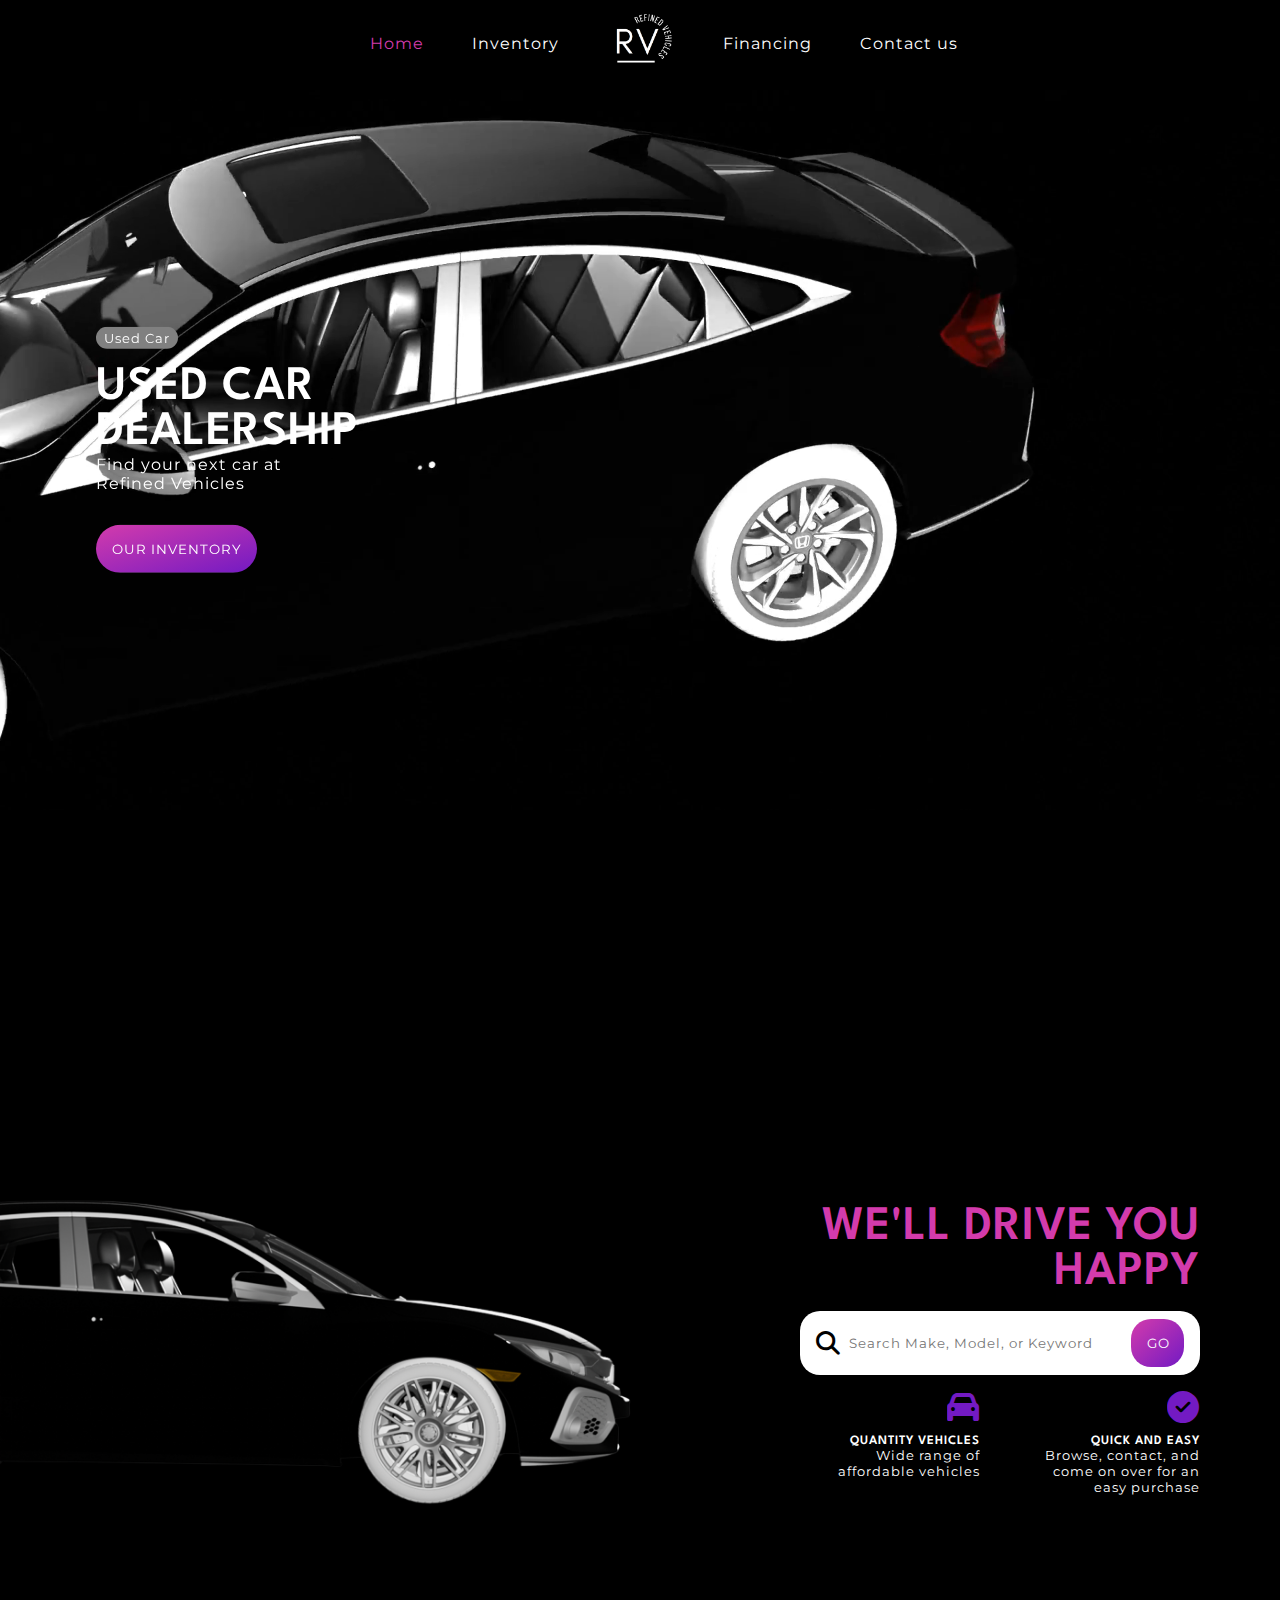
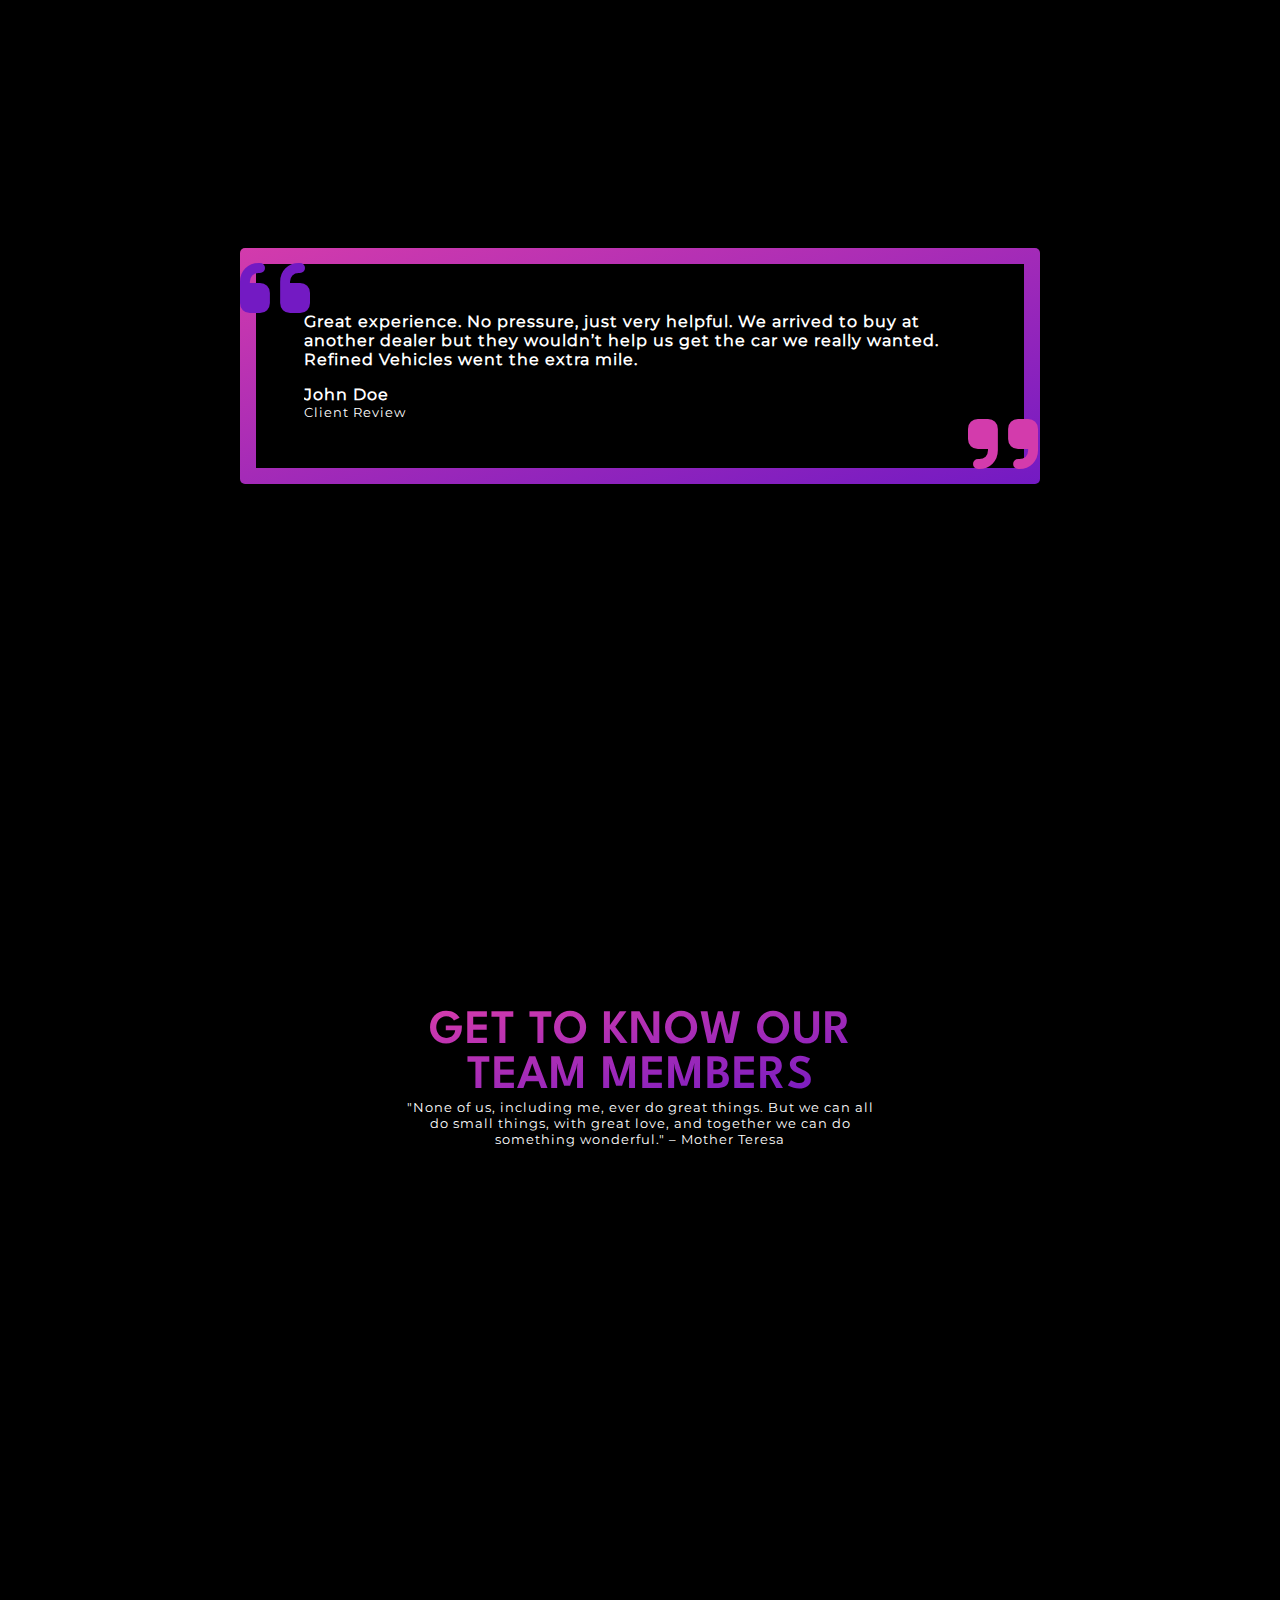
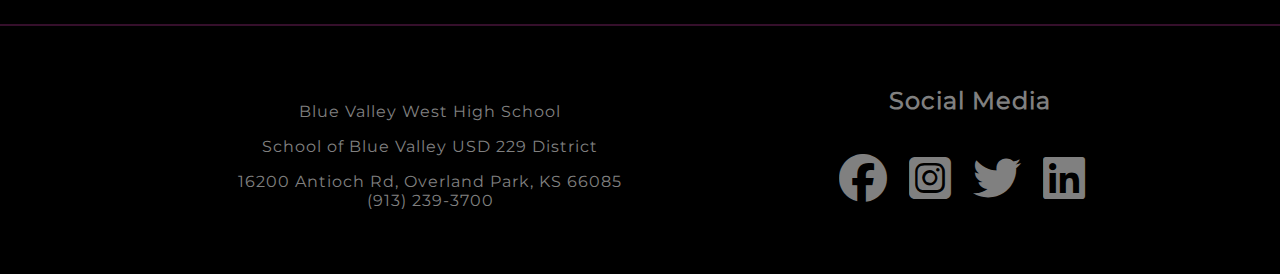
<file: Home-O/index.html>
<!DOCTYPE html>
<html lang="en">
  <head>
    <meta charset="UTF-8">
    <meta http-equiv="X-UA-Compatible" content="IE=edge">
    <meta name="viewport" content="width=device-width, initial-scale=1.0">
    <title>Refined Vehicles - Home</title>

    <!--JQUERY-->
    <script src="https://ajax.googleapis.com/ajax/libs/jquery/3.6.1/jquery.min.js"></script>

    <!--STYLESHEET-->
    <link rel="stylesheet" href="style.css"> 

    <!--FONT AWSOME-->
    <link rel="stylesheet" href="https://cdnjs.cloudflare.com/ajax/libs/font-awesome/6.2.1/css/all.min.css"  />

    <!--GOOGLE FONT-->
    <link rel="preconnect" href="https://fonts.googleapis.com">
    <link rel="preconnect" href="https://fonts.gstatic.com" crossorigin>
    <link href="https://fonts.googleapis.com/css2?family=Montserrat&family=Playball&display=swap" rel="stylesheet">

    <link rel="shortcut icon" type="image/png" href="../Picture/favicon.png">
  </head>

  <body onscroll="appearAnimation()">
      <!--CONTACT US-->
      <div id="opacity" onclick="popDown()"></div>
      <div id="contact">
        <iframe src="https://my.atlistmaps.com/map/67694fa9-c90d-46fe-a8b4-3713bd9116fc?share=true" allow="geolocation 'self' https://my.atlistmaps.com" width="100%" height="700px" frameborder="0" scrolling="no" allowfullscreen></iframe>
        <form action="">
          <p>FEEDBACK FORM</p>
          <h1>Contact Us</h1>
          <div id="input">
            <input type="text" placeholder="Name">
            <input type="text" name="" id="" placeholder="E-mail">
            <input type="text" name="" id="" placeholder="Phone">
            <input type="text" name="" id="" placeholder="Message">
          </div>
          <button id="send">SEND MESSAGE</button>
        </form>
        <i onclick="popDown()" class="fa-solid fa-xmark"></i>
        <div class="footer2">
          <div id="address">
            <ul id="text">
              <li>Blue Valley West High School</li>
              <li>School of Blue Valley USD 229 District</li>
              <li>16200 Antioch Rd, Overland Park, KS 66085 <br> (913) 239-3700</li>
            </ul>
          </div>
      </div>
      </div>
      

    <!--HEADER-->
    <div id="header-mobile">
      <div id="top">
       <a href="../Home/index.html">
        <img alt="logo" src="../Picture/logo.png"/>
       </a>
       <i class="fas fa-bars" id="before" onclick="dropDown()">
       </i>
       <i class="fas fa-circle-notch" id="after" onclick="goUp()">
       </i>
      </div>
      <div id="container">
       <div id="bottom">
         <a href="../Home/index.html">
          Home
          </a>
        <a href="../Inventory/index.html">
         Inventory
        </a>
        <a href="../Financing/financing.html">
         Financing
        </a>
        <a onclick="popUp()">
         Contact Us
        </a>
       </div>
      </div>
     </div>
    <div id="header-laptop">
      <div id="top">
              <a href="../Home/index.html" class="active">Home</a>
              <a href="../Inventory/index.html">Inventory</a>
              <!--<a href="../Sales/tradeins.html" >Sell/Trades</a>-->
              <a href="../Home/index.html"><img src="../Home/images/favicon.png" alt="logo"></a>
              <a href="../Financing/financing.html">Financing</a>
              <a onclick="popUp()">Contact us</a>
      </div>
    </div>

    <!-- Calendly badge widget begin -->
    <link href="https://assets.calendly.com/assets/external/widget.css" rel="stylesheet">
    <script src="https://assets.calendly.com/assets/external/widget.js" type="text/javascript" async></script>
    <script type="text/javascript">window.onload = function() { Calendly.initBadgeWidget({ url: 'https://calendly.com/nguyenmaithaodan1004/30min', text: 'Online Appointment', color: '#731AC3', textColor: '#ffffff', branding: true, position: "absolute", top: "0", left:"0"}); }</script>
    <!-- Calendly badge widget end -->

    <div id="first">
      <video id="car_animation" src="../Picture/Home/car_animation.mp4" autoplay muted></video>
      <img id="top_car" src="../Picture/Home/top_car.png" alt="">
      <div id="intro">
        <p id="used">Used Car</p>
        <h1>USED CAR DEALERSHIP</h1>
        <div id="info">Find your next car at <br>Refined Vehicles</div>
        <a href="../Inventory/index.html"><button>OUR INVENTORY</button></a>
      </div>
    </div>

    <div id="second">
      <img src="../Picture/Home/right_car.png" alt="">
      <div id="right">
        <h1>WE'LL DRIVE YOU<br>HAPPY</h1>

        <form id="search-bar" action="../Inventory/index.html">
          <i id="icon" class="fa-solid fa-magnifying-glass"></i>
          <input type="text" placeholder="Search Make, Model, or Keyword" name="search">
          <button id="go">GO</button>
        </form>

        <div id="bottom">
          <div id="quatity">
            <i class="fa-solid fa-car"></i>
            <h4>QUANTITY VEHICLES</h4>
            <p>Wide range of affordable vehicles</p>
          </div>
          <div id="quickly">
            <i class="fa-solid fa-circle-check"></i>
            <h4>QUICK AND EASY</h4>
            <p>Browse, contact, and come on over for an easy purchase</p>
          </div>
        </div>
      </div>
    </div>

    <div id="third">
      <i id="left" class="fa-solid fa-quote-left"></i>
      <i id="right" class="fa-solid fa-quote-right"></i>

      <div id="container">
        <h4>Great experience. No pressure, just very helpful. We arrived to buy at another dealer but they wouldn’t help us get the car we really wanted. Refined Vehicles went the extra mile.</h4>
        <div id="person">
          <div id="info">
            <h4 id="name">John Doe</h4>
            <p>Client Review</p>
          </div>
        </div>
      </div>
    </div>

    <div id="fourth">
      <div id="dissapear">
        <h1>GET TO KNOW OUR<br>TEAM MEMBERS</h1>
        <p>"None of us, including me, ever do great things. But we can all do small things, with great love, and together we can do something wonderful." – Mother Teresa</p>
      </div>

      <div id="appear">
        <div id="top">
          <div id="person">
            <img src="./images/aileen.jpg" alt="">
            <h3 id="name">Aileen Ng</h3>
            <h3>Secondary Web Developer</h3>
            <p>I have a huge passion for web development, music and aviation.</p>
          </div>
          <div class="sudhiksha" id="person">
            <img src="./images/sudhiksha.jpg" alt="">
            <h3 id="name">Sudhiksha Sadige</h3>
            <h3>Website Designer</h3>
            <p>I have a passion for computer science and art, and web design is the perfect mix of both!</p>
          </div>
        </div>
        <div id="bottom">
          <div id="person">
            <img src="./images/dan.jpg" alt="">
            <h3 id="name">Dan Nguyen</h3>
            <h3>Primary Web Developer</h3>
            <p>I always have a passion for computer science especially Website Development.</p>
          </div>
          <div id="person">
            <img src="./images/rishabh.jpg" alt="">
            <h3 id="name">Rishabh Anand</h3>
            <h3>Researcher & Accountant</h3>
            <p>I have a large passion for learning, especially in the field of computer science and engineering.</p>
          </div>
        </div>
      </div>
    </div>
  </body>
  <hr>
    <div class="footer">
      <div id="address">
        <ul id="text">
          <li>Blue Valley West High School</li>
          <li>School of Blue Valley USD 229 District</li>
          <li>16200 Antioch Rd, Overland Park, KS 66085 <br> (913) 239-3700</li>
        </ul>
      </div>
      <div id="socials">
      <h2>Social Media</h2>
      <br>
      <a href="https://www.facebook.com/westjags" target="_blank"><i class="fab fa-facebook"></i></a>
      <a href="https://www.instagram.com/westjags/" target="_blank"><i class="fab fa-instagram-square"></i></a>
      <a href="https://twitter.com/westjags" target="_blank"><i class="fab fa-twitter"></i></a>
      <a href="https://www.linkedin.com/school/blue-valley-west-high-school/" target="_blank"><i class="fab fa-linkedin"></i></a>
    </div>
  </div>
  

  <script src="../navbar.js"></script>
  <script src="script.js"></script>
</html>
</file>
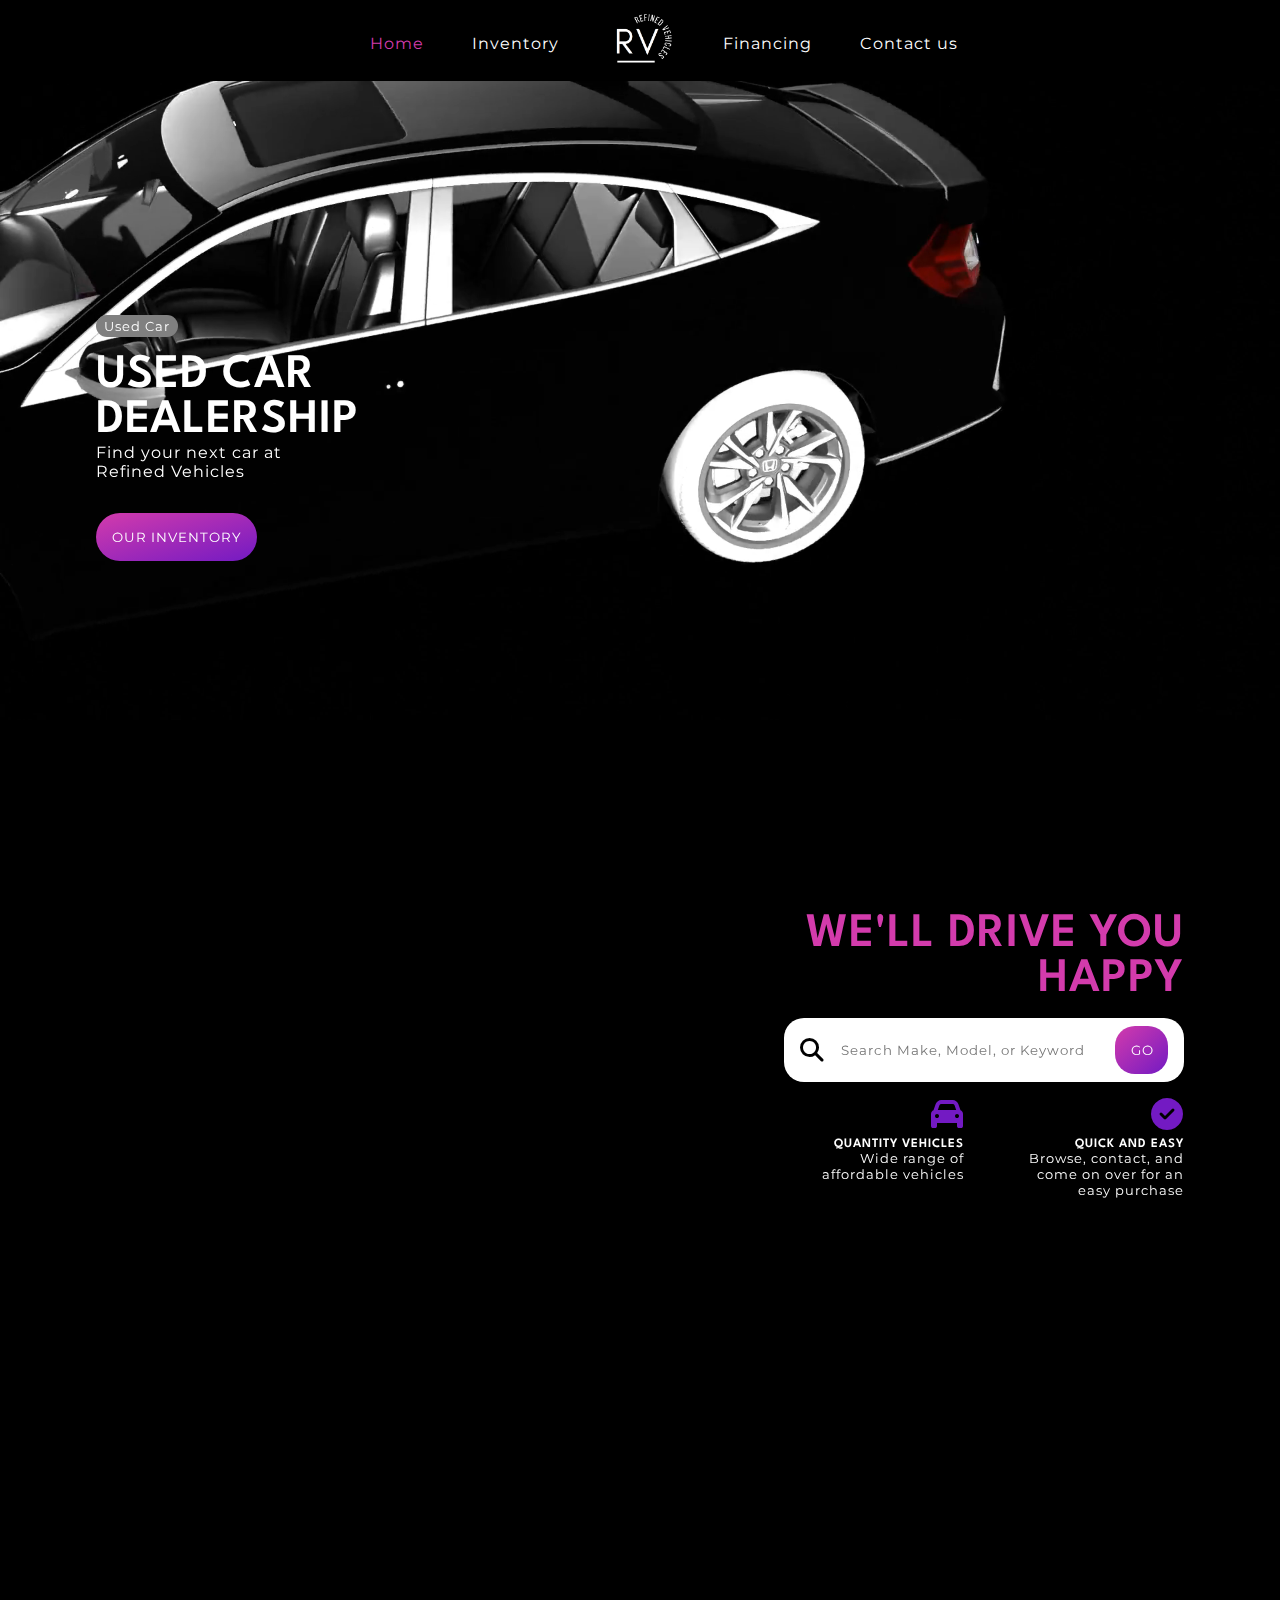
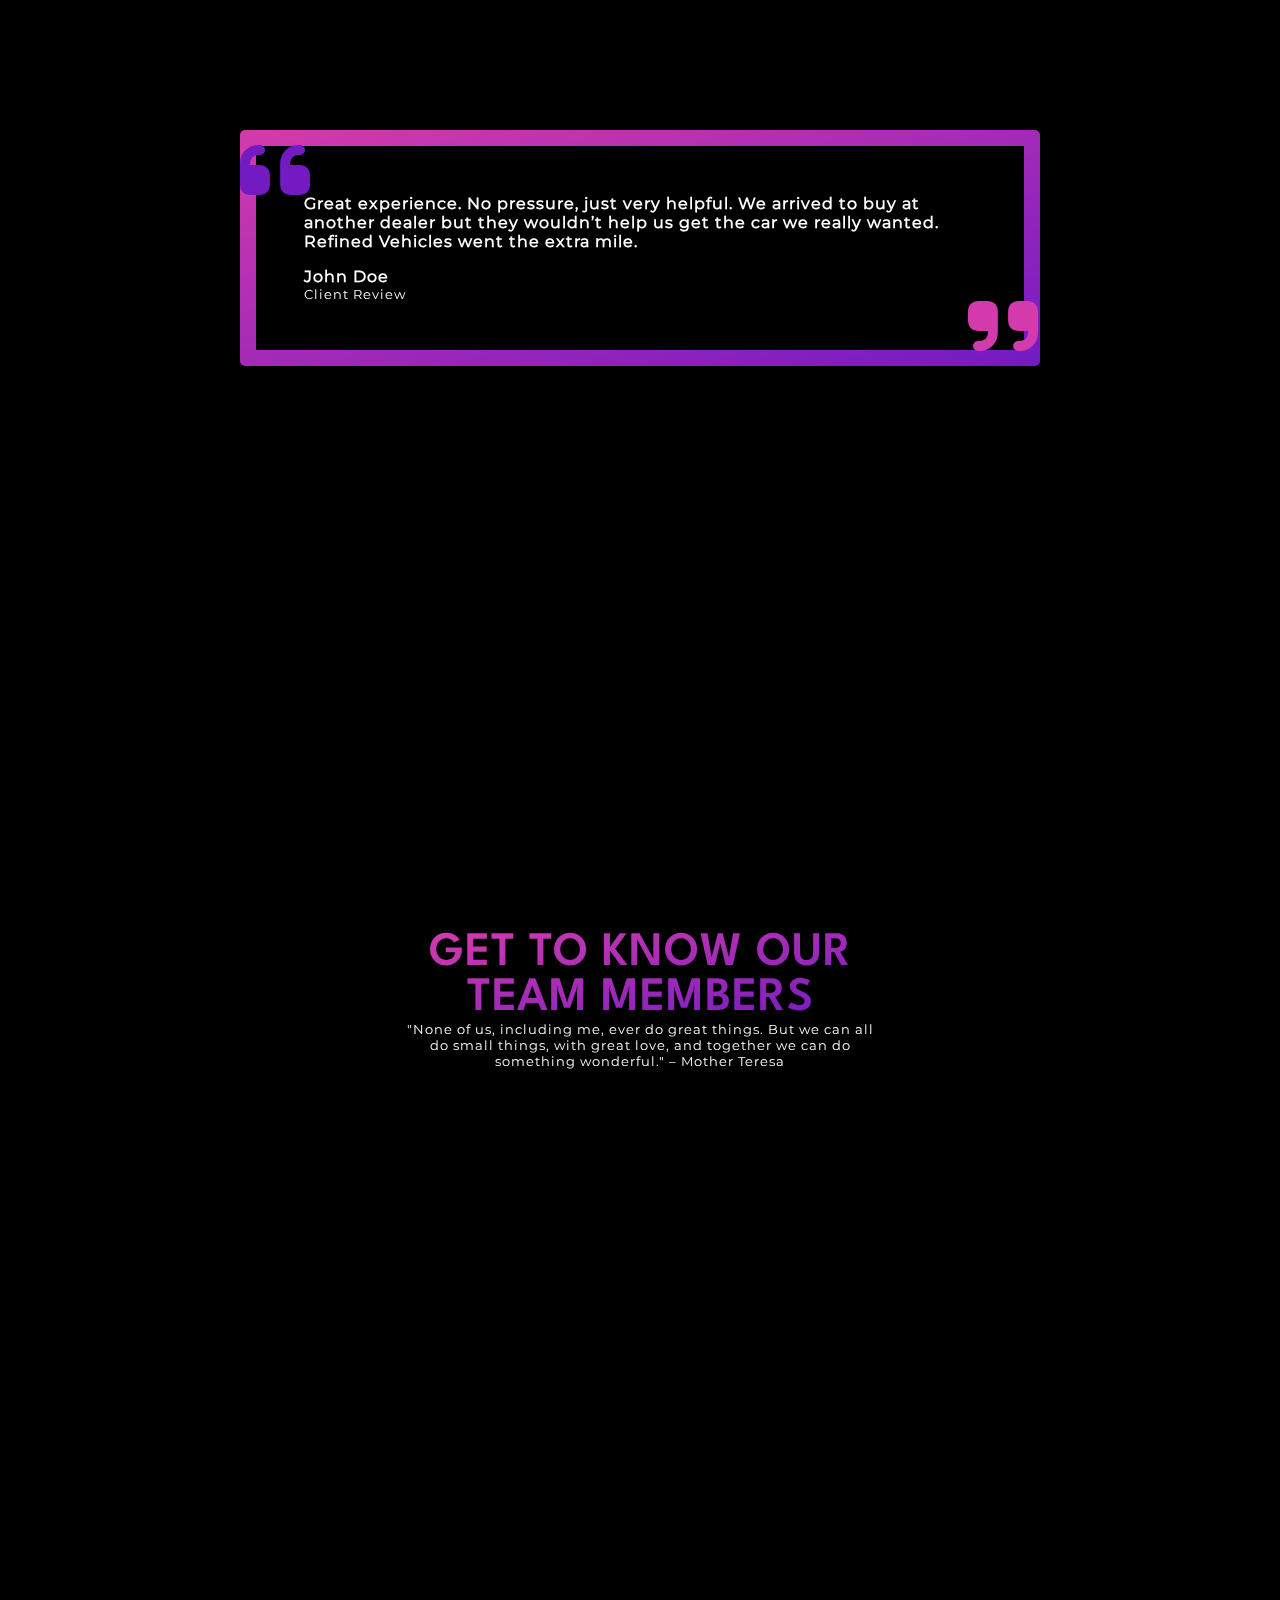
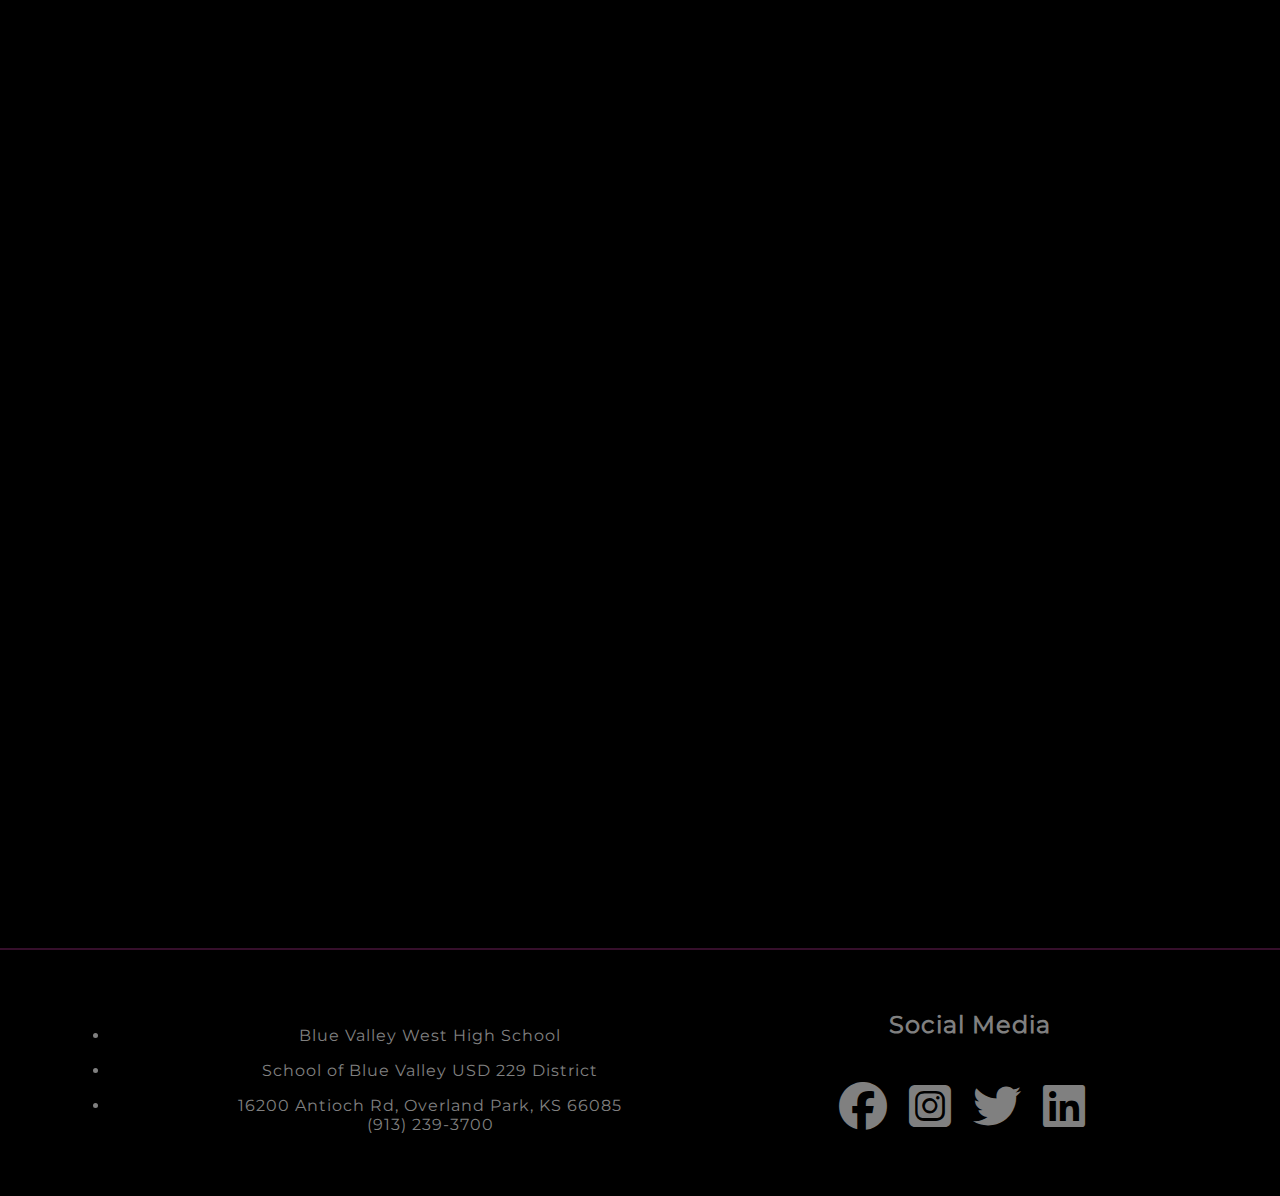
<file: Home/index.html>
<!DOCTYPE html>
<html lang="en">
  <head>
    <meta charset="UTF-8">
    <meta http-equiv="X-UA-Compatible" content="IE=edge">
    <meta name="viewport" content="width=device-width, initial-scale=1.0">
    <title>Refined Vehicles - Home</title>

    <!--JQUERY-->
    <script src="https://ajax.googleapis.com/ajax/libs/jquery/3.6.1/jquery.min.js"></script>

    <!--STYLESHEET-->
    <link rel="stylesheet" href="style.css"> 

    <!--FONT AWSOME-->
    <link rel="stylesheet" href="https://cdnjs.cloudflare.com/ajax/libs/font-awesome/6.2.1/css/all.min.css"  />

    <!--GOOGLE FONT-->
    <link rel="preconnect" href="https://fonts.googleapis.com">
    <link rel="preconnect" href="https://fonts.gstatic.com" crossorigin>
    <link href="https://fonts.googleapis.com/css2?family=Montserrat&family=Playball&display=swap" rel="stylesheet">

    <link rel="shortcut icon" type="image/png" href="../Picture/favicon.png">
  </head>

  <body onscroll="appearAnimation()">
      <!--CONTACT US-->
      <div id="opacity" onclick="popDown()"></div>
      <div id="contact">
        <iframe src="https://my.atlistmaps.com/map/2bc384a4-401b-4b04-9e17-eda600cd443d?share=true" allow="geolocation 'self' https://my.atlistmaps.com" width="100%" height="700px" frameborder="0" scrolling="no" allowfullscreen></iframe>
        <form action="">
          <p>FEEDBACK FORM</p>
          <h1>Contact Us</h1>
          <div id="input">
            <input type="text" placeholder="Name">
            <input type="text" name="" id="" placeholder="E-mail">
            <input type="text" name="" id="" placeholder="Phone">
            <input type="text" name="" id="" placeholder="Message">
          </div>
          <button id="send">SEND MESSAGE</button>
        </form>
        <i onclick="popDown()" class="fa-solid fa-xmark"></i>
        <div class="footer2">
          <div id="address">
            <ul id="text">
              <li>Blue Valley West High School</li>
              <li>School of Blue Valley USD 229 District</li>
              <li>16200 Antioch Rd, Overland Park, KS 66085 <br> (913) 239-3700</li>
            </ul>
          </div>
      </div>
      </div>
      

    <!--HEADER-->
    <div id="header-mobile">
      <div id="top">
       <a href="../Home/index.html">
        <img alt="logo" src="../Picture/logo.png"/>
       </a>
       <i class="fas fa-bars" id="before" onclick="dropDown()">
       </i>
       <i class="fas fa-circle-notch" id="after" onclick="goUp()">
       </i>
      </div>
      <div id="container">
       <div id="bottom">
         <a href="../Home/index.html">
          Home
          </a>
        <a href="../Inventory/index.html">
         Inventory
        </a>
        <a href="../Financing/financing.html">
         Financing
        </a>
        <a onclick="popUp()">
         Contact Us
        </a>
       </div>
      </div>
     </div>
    <div id="header-laptop">
      <div id="top">
              <a href="../Home/index.html" class="active">Home</a>
              <a href="../Inventory/index.html">Inventory</a>
              <!--<a href="../Sales/tradeins.html" >Sell/Trades</a>-->
              <a href="../Home/index.html"><img src="../Home/images/favicon.png" alt="logo"></a>
              <a href="../Financing/financing.html">Financing</a>
              <a onclick="popUp()">Contact us</a>
      </div>
    </div>

    <!-- Calendly badge widget begin -->
    <link href="https://assets.calendly.com/assets/external/widget.css" rel="stylesheet">
    <script src="https://assets.calendly.com/assets/external/widget.js" type="text/javascript" async></script>
    <script type="text/javascript">window.onload = function() { Calendly.initBadgeWidget({ url: 'https://calendly.com/nguyenmaithaodan1004/30min', text: 'Online Appointment', color: '#731AC3', textColor: '#ffffff', branding: true, position: "absolute", top: "0", left:"0"}); }</script>
    <!-- Calendly badge widget end -->

    <div id="first">
      <section class="container">
        <div class="text-blur-out" id="section1">
          <p id="used">Used Car</p>
          <h1>USED CAR DEALERSHIP</h1>
          <div id="info">Find your next car at <br>Refined Vehicles</div>
          <a href="../Inventory/index.html"><button>OUR INVENTORY</button></a>
        </div>
      </section>
      <section class="container">
        <div id="section2">
          <div id="right">
            <h1>WE'LL DRIVE YOU<br>HAPPY</h1>
    
            <form id="search-bar" action="../Inventory/index.html">
              <i id="icon" class="fa-solid fa-magnifying-glass"></i>
              <input type="text" placeholder="Search Make, Model, or Keyword" name="search">
              <button id="go">GO</button>
            </form>
    
            <div id="bottom">
              <div id="quatity">
                <i class="fa-solid fa-car"></i>
                <h4>QUANTITY VEHICLES</h4>
                <p>Wide range of affordable vehicles</p>
              </div>
              <div id="quickly">
                <i class="fa-solid fa-circle-check"></i>
                <h4>QUICK AND EASY</h4>
                <p>Browse, contact, and come on over for an easy purchase</p>
              </div>
            </div>
          </div>
        </div>
      </section>
    </div>

    <div id="video">
        <p id="time"></p>
        <video id="v0" tabindex="0" autobuffer="autobuffer" preload="preload" autoplay muted>
          <source type="video/mp4; codecs=&quot;avc1.42E01E, mp4a.40.2&quot;" src="../Picture/Home/car_animation.mp4"></source>
        </video>
      
    </div>

    <div id="contain3">
      <div id="third">
        <i id="left" class="fa-solid fa-quote-left"></i>
        <i id="right" class="fa-solid fa-quote-right"></i>
  
        <div id="container">
          <h4>Great experience. No pressure, just very helpful. We arrived to buy at another dealer but they wouldn’t help us get the car we really wanted. Refined Vehicles went the extra mile.</h4>
          <div id="person">
            <div id="info">
              <h4 id="name">John Doe</h4>
              <p>Client Review</p>
            </div>
          </div>
        </div>
      </div>
    </div>

    <div id="contain4-out">
      <div id="contain4-in">
        <div id="fourth">
          <div id="dissapear">
            <h1>GET TO KNOW OUR<br>TEAM MEMBERS</h1>
            <p>"None of us, including me, ever do great things. But we can all do small things, with great love, and together we can do something wonderful." – Mother Teresa</p>
          </div>
    
          <div id="appear">
            <div id="top">
              <div id="person">
                <img src="./images/aileen.jpg" alt="">
                <h3 id="name">Aileen Ng</h3>
                <h3>Secondary Web Developer</h3>
                <p>I have a huge passion for web development, music and aviation.</p>
              </div>
              <div class="sudhiksha" id="person">
                <img src="./images/sudhiksha.jpg" alt="">
                <h3 id="name">Sudhiksha Sadige</h3>
                <h3>Website Designer</h3>
                <p>I have a passion for computer science and art, and web design is the perfect mix of both!</p>
              </div>
            </div>
            <div id="bottom">
              <div id="person">
                <img src="./images/dan.jpg" alt="">
                <h3 id="name">Dan Nguyen</h3>
                <h3>Primary Web Developer</h3>
                <p>I always have a passion for computer science especially Website Development.</p>
              </div>
              <div id="person">
                <img src="./images/rishabh.jpg" alt="">
                <h3 id="name">Rishabh Anand</h3>
                <h3>Researcher & Accountant</h3>
                <p>I have a large passion for learning, especially in the field of computer science and engineering.</p>
              </div>
            </div>
          </div>
        </div>
      </div>
    </div>
  </body>

  
  <hr>
  
    <div class="footer">
      <div id="address">
        <ul id="text">
          <li>Blue Valley West High School</li>
          <li>School of Blue Valley USD 229 District</li>
          <li>16200 Antioch Rd, Overland Park, KS 66085 <br> (913) 239-3700</li>
        </ul>
      </div>
      <div id="socials">
      <h2>Social Media</h2>
      <br>
      <a href="https://www.facebook.com/westjags" target="_blank"><i class="fab fa-facebook"></i></a>
      <a href="https://www.instagram.com/westjags/" target="_blank"><i class="fab fa-instagram-square"></i></a>
      <a href="https://twitter.com/westjags" target="_blank"><i class="fab fa-twitter"></i></a>
      <a href="https://www.linkedin.com/school/blue-valley-west-high-school/" target="_blank"><i class="fab fa-linkedin"></i></a>
    </div>
  </div>


  <script src="../navbar.js"></script>
  <script src="script.js"></script>
</html>
</file>
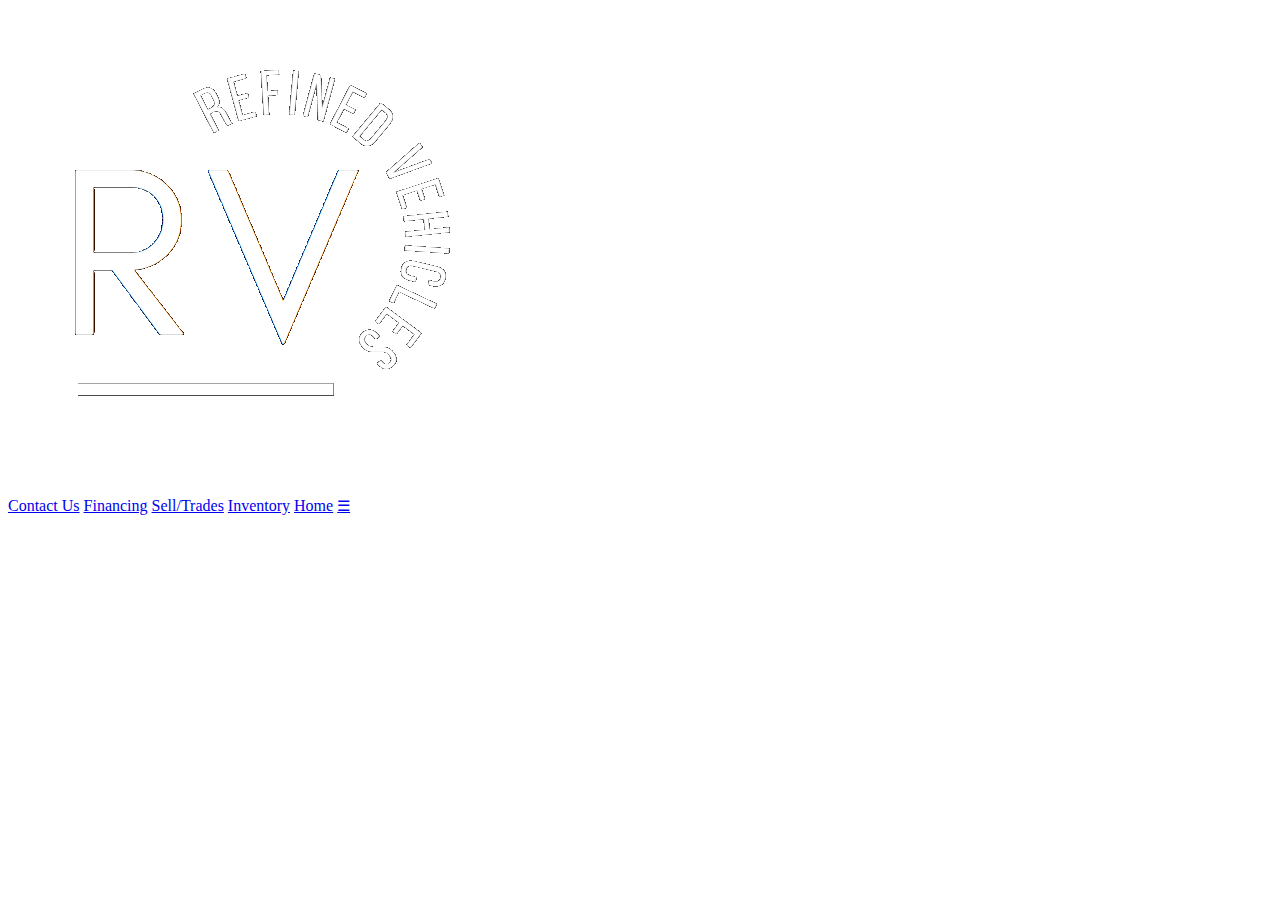
<file: Inventory/inventory.html>
<!DOCTYPE html>
<html lang="en">
<head>
    <meta charset="UTF-8">
    <meta http-equiv="X-UA-Compatible" content="IE=edge">
    <meta name="viewport" content="width=device-width, initial-scale=1.0">
    <title>Document</title>
</head>
<body>
    <div id="top">
        <a href="/Home/index.html"><img src="/Home/images/favicon.png" alt="logo"></a>
      <div class="topnav" id="myTopnav">
        <a href="/Home/contactus.html">Contact Us</a>
        <a href="/Home/financing.html">Financing</a>
        <a href="/Home/tradeins.html">Sell/Trades</a>
        <a href="/Home/inventory.html">Inventory</a>
        <a href="/Home/index.html">Home</a>
        <a href="javascript:void(0);" style="font-size:15px;" class="icon" onclick="myFunction()">&#9776;</a>
        </div>
      </div>
        <br><br><br><br>
</body>
</html>
</file>
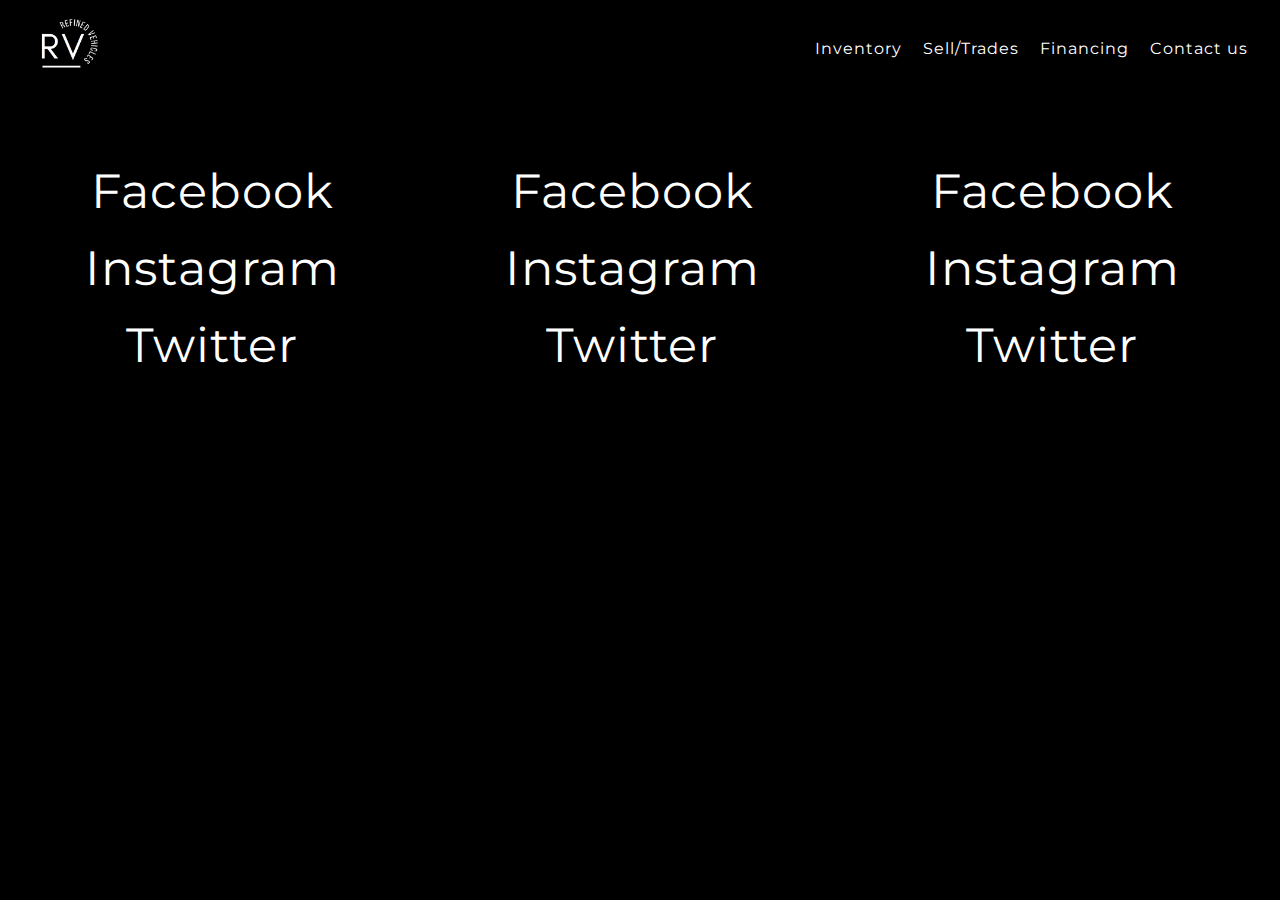
<file: Sales/tradeins.html>
<!DOCTYPE html>
<html lang="en">
<head>
    <meta charset="UTF-8">
    <meta http-equiv="X-UA-Compatible" content="IE=edge">
    <meta name="viewport" content="width=device-width, initial-scale=1.0">
    <title>Refined Vehicles - Sales</title>
    <!--STYLESHEET-->
    <link rel="stylesheet" href="style.css"> 

    <!--FONT AWSOME-->
    <link rel="stylesheet" href="https://cdnjs.cloudflare.com/ajax/libs/font-awesome/6.2.1/css/all.min.css"  />

    <!--GOOGLE FONT-->
    <link rel="preconnect" href="https://fonts.googleapis.com">
    <link rel="preconnect" href="https://fonts.gstatic.com" crossorigin>
    <link href="https://fonts.googleapis.com/css2?family=Montserrat&family=Playball&display=swap" rel="stylesheet">

    <link rel="shortcut icon" type="image/png" href="/Home/images/favicon.png">
</head>
<body>
  <div id="header-mobile">
  <div id="top">
      <a href="../Home/index.html"><img src="../Picture/logo.png" alt="logo"></a>
      <i onclick="dropDown()" id="before" class="fas fa-bars"></i>
      <i onclick="goUp()" id="after" class="fas fa-circle-notch"></i>

  </div>

  <div id="container">
      <div id="bottom">
          <a href="../Inventory/index.html">Inventory</a>
          <a href="../Sales/tradeins.html" >Sell/Trades</a>
          <a href="../Financing/financing.html">Financing</a>
          <a href="../Contact Us/contactus.html">Contact Us</a>
      </div>
  </div>
</div>
<div id="header-laptop">
  <div id="top">
      <a href="../Home/index.html"><img src="../Home/images/favicon.png" alt="logo"></a>
      <div id="nav">
          <a href="../Inventory/index.html">Inventory</a>
          <a href="../Sales/tradeins.html" >Sell/Trades</a>
          <a href="../Financing/financing.html">Financing</a>
          <a href="../Contact Us/contactus.html">Contact us</a>
      </div>
  </div>
</div>
        <br><br><br><br>
        <hr>
        <div class="footer">
          <div id="socials">
          <p><b>Social Media</b></p>
          <a href="https://www.facebook.com/westjags" target="_blank">Facebook</a>
          <br><br>
          <a href="https://www.instagram.com/westjags/" target="_blank">Instagram</a>
          <br><br>
          <a href="https://twitter.com/westjags" target="_blank">Twitter</a>
          </div>
          <div id="socials">
            <p><b>Social Media</b></p>
            <a href="https://www.facebook.com/westjags" target="_blank">Facebook</a>
            <br><br>
            <a href="https://www.instagram.com/westjags/" target="_blank">Instagram</a>
            <br><br>
            <a href="https://twitter.com/westjags" target="_blank">Twitter</a>
            </div>
            <div id="socials">
              <p><b>Social Media</b></p>
              <a href="https://www.facebook.com/westjags" target="_blank">Facebook</a>
              <br><br>
              <a href="https://www.instagram.com/westjags/" target="_blank">Instagram</a>
              <br><br>
              <a href="https://twitter.com/westjags" target="_blank">Twitter</a>
              </div>
        </div>
</body>
<script src="../navbar.js"></script>
</html>
</file>
<file: Home-O/style.css>
@font-face {
  font-family: Montserrate;
  src: url(../Fonts-family/Montserrat/static/Montserrat-Regular.ttf);
}
@font-face {
  font-family: League Spartant;
  src: url(../Fonts-family/League_Spartan/static/LeagueSpartan-SemiBold.ttf);
}
* {
  padding: 0;
  margin: 0;
  overflow-x: hidden;
  letter-spacing: 1px;
  font-family: Montserrate;
}

body {
  background-color: #000;
  overflow-y: hidden;
}

h1 {
  font-family: League Spartant;
  font-size: 2rem;
  color: white;
}

p {
  color: white;
  font-size: 13px;
  font-family: Montserrate;
}

h3 {
  font-family: League Spartant;
  font-size: 1rem;
}

hr {
  height: 1.5px;
  background-color: #D33BAC;
  border: none;
  opacity: 0.25;
}

div {
  color: white;
}

button {
  color: white;
  padding: 1rem;
  border-style: none;
  background-image: linear-gradient(to bottom right, #D33BAC, #731AC3);
  border-radius: 50px;
}

button:hover {
  background-image: linear-gradient(to bottom right, #731AC3, #D33BAC);
  cursor: pointer;
}

.footer {
  display: flex;
  flex-wrap: wrap;
  justify-content: center;
}
.footer #address {
  width: 50%;
  justify-content: center;
}
.footer #address #text {
  padding-top: 50px;
  padding-bottom: 50px;
  font-family: "Montserrat", sans-serif;
  color: gray;
}
.footer #address #text li {
  padding-top: 1rem;
}
.footer #socials {
  padding-top: 50px;
  padding-bottom: 50px;
  justify-content: center;
  font-family: "Montserrat", sans-serif;
}
.footer h2 {
  padding-bottom: 20px;
  color: gray;
}
.footer a {
  color: gray;
  text-decoration: none;
  padding-right: 1rem;
  font-size: 3rem;
}
.footer a:hover {
  color: #731AC3;
}

.footer > div {
  width: 400px;
  margin: 10px;
  text-align: center;
}

.footer2 {
  display: flex;
  flex-wrap: wrap;
  margin-left: 10%;
}
.footer2 #address {
  width: 50%;
  justify-content: center;
}
.footer2 #address #text {
  padding-top: 50px;
  padding-bottom: 50px;
  font-family: "Montserrat", sans-serif;
  color: gray;
}
.footer2 #address #text li {
  padding-top: 1rem;
}

#header-mobile {
  width: 100%;
  position: fixed;
  background-color: #000;
  z-index: 5;
}
#header-mobile #top {
  width: 100%;
  height: 4rem;
  background-color: #000;
  display: flex;
  flex-direction: row;
  align-items: center;
}
#header-mobile #top #after {
  display: none;
}
#header-mobile #top i {
  position: absolute;
  right: 2rem;
  font-size: 1.5rem;
  color: white;
}
#header-mobile #top .active {
  color: #D33BAC;
}
#header-mobile #top i:hover {
  cursor: pointer;
  color: #D33BAC;
}
#header-mobile #top img {
  height: 2.5rem;
  padding-left: 2rem;
}
#header-mobile #container {
  display: none;
}
#header-mobile #container #bottom {
  font-size: 1rem;
  display: flex;
  flex-direction: column;
  padding: 2rem;
}
#header-mobile #container #bottom a {
  text-decoration: none;
  color: white;
  padding: 0 0 2rem 0;
}
#header-mobile #container #bottom a:hover {
  color: #D33BAC;
}

#header-laptop {
  width: 100%;
  position: fixed;
  z-index: 5;
  height: 6rem;
  display: flex;
  overflow-y: hidden;
  display: none;
}
#header-laptop #top {
  display: flex;
  align-items: center;
  justify-content: center;
  padding-top: 5px;
  background-color: #000;
}
#header-laptop img {
  height: 4.5rem;
}
#header-laptop .active {
  color: #D33BAC;
}
#header-laptop a {
  text-decoration: none;
  color: white;
  margin-left: 3rem;
}
#header-laptop a:hover {
  color: #D33BAC;
  cursor: pointer;
}

#contact {
  position: fixed;
  z-index: 10;
  width: 100%;
  background-color: #000;
  display: none;
}
#contact iframe {
  position: relative;
  pointer-events: none;
  opacity: 0.5;
}
#contact form {
  position: absolute;
  width: 100%;
  height: 100vh;
  top: 0%;
  padding-top: 1rem;
  left: 50%;
  transform: translate(-45%, 0%);
}
#contact form p {
  padding-bottom: 3rem;
  color: gray;
}
#contact form h1 {
  color: white;
}
#contact form #input {
  display: flex;
  flex-direction: column;
  width: 90%;
}
#contact form #input input {
  padding-top: 1rem;
  background: none;
  border-style: none;
  border-bottom: 1px solid white;
  padding-top: 3rem;
  color: white;
}
#contact form #input input::-moz-placeholder {
  color: white;
}
#contact form #input input::placeholder {
  color: white;
}
#contact form #input input:focus {
  outline: none;
}
#contact form #send {
  margin-top: 3rem;
  position: absolute;
  border: none;
  background-image: linear-gradient(to bottom right, #D33BAC, #731AC3);
  color: white;
  padding: 1rem;
  border-radius: 5px;
  font-size: 10px;
}
#contact form #send i {
  color: white;
  font-size: 10px;
}
#contact i {
  font-size: 1.5rem;
  color: white;
  position: fixed;
  top: 1rem;
  right: 6%;
}
#contact i:hover {
  cursor: pointer;
}

#first {
  position: relative;
  width: 100%;
  height: 100vh;
  overflow-y: hidden;
}
#first #car_animation {
  width: 100%;
  height: 100vh;
  display: none;
}
#first #top_car {
  left: 90%;
  top: 50%;
  transform: translate(-50%, -50%);
  position: absolute;
  width: 50%;
}
#first #intro {
  position: absolute;
  top: 50%;
  transform: translate(0, -50%);
  width: 15rem;
  padding-left: 2rem;
}
#first #intro #used {
  padding: 0.2rem 0.5rem;
  margin-bottom: 1rem;
  background-color: gray;
  width: -moz-fit-content;
  width: fit-content;
  border-radius: 50px;
}
#first #intro #info {
  padding-bottom: 2rem;
}

#second {
  position: relative;
  overflow-y: hidden;
  height: 100vh;
}
#second img {
  width: 50%;
  position: absolute;
  top: 50%;
  transform: translate(0, -50%);
}
#second #right {
  width: 70%;
  position: absolute;
  top: 50%;
  right: 0;
  transform: translate(0, -50%);
  padding-right: 1rem;
  display: flex;
  align-items: end;
  flex-direction: column;
}
#second #right h1 {
  color: #D33BAC;
  text-align: end;
}
#second #right #search-bar {
  overflow-y: hidden;
  display: flex;
  flex-direction: row;
  align-items: center;
  width: 100%;
  background-color: white;
  border-radius: 20px;
  margin: 1rem 0;
}
#second #right #search-bar #icon {
  font-size: 1.5rem;
  padding-right: 1rem;
  padding-left: 1rem;
  color: #000;
}
#second #right #search-bar input {
  height: 4rem;
  width: 100%;
  border-style: none;
  padding-right: 1rem;
}
#second #right #search-bar input:focus {
  outline: none;
}
#second #right #search-bar #go {
  background-image: linear-gradient(to bottom right, #D33BAC, #731AC3);
  color: white;
  border-style: none;
  border-radius: 20px;
  width: 4rem;
  height: 3rem;
  margin-right: 1rem;
  overflow-y: hidden;
}
#second #right #search-bar #go:hover {
  background-image: linear-gradient(to bottom right, #731AC3, #D33BAC);
  cursor: pointer;
}
#second #right #bottom {
  display: flex;
  flex-direction: row;
  justify-content: space-between;
}
#second #right #quatity, #second #right #quickly {
  text-align: end;
  width: 45%;
}
#second #right #quatity i, #second #right #quickly i {
  color: #731AC3;
  font-size: 2rem;
}
#second #right #quatity h4, #second #right #quickly h4 {
  font-family: League Spartant;
  font-size: 0.8rem;
  margin-top: 0.5rem;
}

#third {
  background-image: linear-gradient(to bottom right, #D33BAC, #731AC3);
  margin: 6rem 1rem !important;
  padding: 1rem;
  border-radius: 5px;
  position: relative;
}
#third #left {
  position: absolute;
  top: 0;
  left: 0;
  font-size: 5rem;
  color: #731AC3;
}
#third #right {
  position: absolute;
  bottom: 0;
  right: 0;
  font-size: 5rem;
  color: #D33BAC;
}
#third #container {
  background-color: #000;
  padding: 3rem;
  display: flex;
  flex-direction: column;
}
#third #container #person {
  display: flex;
  flex-direction: row;
  margin-top: 1rem;
}
#third #container #person img {
  width: 3rem;
  height: 3rem;
  border-radius: 50px;
  margin-right: 1rem;
}

#fourth {
  position: relative;
  padding: 6rem 1rem;
  display: flex;
  flex-direction: column;
  align-items: center;
  justify-content: center;
  height: 100vh;
}
#fourth #dissapear {
  display: flex;
  flex-direction: column;
  align-items: center;
  justify-content: center;
}
#fourth #dissapear h1 {
  text-align: center;
  background-image: linear-gradient(to bottom right, #D33BAC, #731AC3);
  -webkit-background-clip: text;
          background-clip: text;
  color: transparent;
}
#fourth #dissapear p {
  text-align: center;
}
#fourth #appear {
  position: absolute;
  top: 0;
  display: flex;
  flex-direction: column;
  justify-content: center;
  width: 80%;
  display: none;
}
#fourth #appear #top, #fourth #appear #bottom {
  width: 100%;
}
#fourth #appear #top #person img, #fourth #appear #bottom #person img {
  width: 100%;
}
#fourth #appear #top #person #name, #fourth #appear #bottom #person #name {
  color: #731AC3;
}

@media only screen and (min-width: 600px) {
  #second #right {
    width: 25rem;
  }
  #fourth #dissapear p {
    width: 20rem;
  }
  #fourth #appear {
    width: 90%;
  }
  #fourth #appear #top, #fourth #appear #bottom {
    margin-bottom: 2rem;
    display: flex;
    flex-direction: row;
    justify-content: space-around;
  }
  #fourth #appear #top #person, #fourth #appear #bottom #person {
    width: 10rem;
  }
}
@media only screen and (min-width: 850px) {
  h1 {
    font-size: 3rem !important;
  }
  #header-mobile {
    display: none;
  }
  #header-laptop {
    display: block;
  }
  #opacity {
    width: 100%;
    height: 100%;
    background-color: white;
    position: fixed;
    opacity: 0.5;
    z-index: 8;
    display: none;
  }
  #opacity:hover {
    cursor: pointer;
  }
  #contact {
    position: fixed;
    left: 50%;
    top: 50%;
    transform: translate(-50%, -50%);
    width: 60%;
    box-shadow: 5px 5px 100px #000;
    border-radius: 5px;
  }
  #contact iframe {
    pointer-events: visible;
    opacity: 1;
    height: 300px;
  }
  #contact form {
    border-radius: 5px;
    padding-left: 2rem;
    width: 300px !important;
    height: 500px;
    background-color: white;
    position: absolute;
    left: 75%;
    box-shadow: 5px 5px 100px #000;
  }
  #contact form h1 {
    display: none;
  }
  #contact form #input {
    padding-top: 0 !important;
  }
  #contact form input {
    color: #000 !important;
    border-bottom: 1px solid #000 !important;
  }
  #contact form input::-moz-placeholder {
    color: #000 !important;
  }
  #contact form input::placeholder {
    color: #000 !important;
  }
  #contact i {
    color: #000 !important;
  }
  #first #top_car {
    display: none;
  }
  #first #car_animation {
    display: block;
    top: 3rem;
  }
  #first #intro {
    margin-left: 5%;
    width: 17rem;
  }
  #second #right {
    margin-right: 5%;
  }
  #third {
    margin: 3rem 15rem !important;
  }
  #fourth #dissapear p {
    width: 30rem;
  }
  #fourth #appear {
    flex-direction: row;
    margin-top: 20rem;
  }
}
@media only screen and (min-width: 1000px) {
  #inventory #box {
    width: 32%;
  }
}/*# sourceMappingURL=style.css.map */
</file>
<file: Home/style.css>
@font-face {
  font-family: Montserrate;
  src: url(../Fonts-family/Montserrat/static/Montserrat-Regular.ttf);
}
@font-face {
  font-family: League Spartant;
  src: url(../Fonts-family/League_Spartan/static/LeagueSpartan-SemiBold.ttf);
}
* {
  padding: 0;
  margin: 0;
  letter-spacing: 1px;
  font-family: Montserrate;
}

body {
  background-color: #000;
  overflow-y: hidden;
}

h1 {
  font-family: League Spartant;
  font-size: 2rem;
  color: white;
}

p {
  color: white;
  font-size: 13px;
  font-family: Montserrate;
}

h3 {
  font-family: League Spartant;
  font-size: 1rem;
}

hr {
  height: 1.5px;
  background-color: #D33BAC;
  border: none;
  opacity: 0.25;
}

div {
  color: white;
}

button {
  color: white;
  padding: 1rem;
  border-style: none;
  background-image: linear-gradient(to bottom right, #D33BAC, #731AC3);
  border-radius: 50px;
}

button:hover {
  background-image: linear-gradient(to bottom right, #731AC3, #D33BAC);
  cursor: pointer;
}

.footer {
  display: flex;
  flex-wrap: wrap;
  justify-content: center;
}
.footer #address {
  width: 50%;
  justify-content: center;
}
.footer #address #text {
  padding-top: 50px;
  padding-bottom: 50px;
  font-family: "Montserrat", sans-serif;
  color: gray;
}
.footer #address #text li {
  padding-top: 1rem;
}
.footer #socials {
  padding-top: 50px;
  padding-bottom: 50px;
  justify-content: center;
  font-family: "Montserrat", sans-serif;
}
.footer h2 {
  padding-bottom: 20px;
  color: gray;
}
.footer a {
  color: gray;
  text-decoration: none;
  padding-right: 1rem;
  font-size: 3rem;
}
.footer a:hover {
  color: #731AC3;
}

.footer > div {
  width: 400px;
  margin: 10px;
  text-align: center;
}

.footer2 {
  display: flex;
  flex-wrap: wrap;
  margin-left: 10%;
}
.footer2 #address {
  width: 50%;
  justify-content: center;
}
.footer2 #address #text {
  padding-top: 50px;
  padding-bottom: 50px;
  font-family: "Montserrat", sans-serif;
  color: gray;
}
.footer2 #address #text li {
  padding-top: 1rem;
}

#header-mobile {
  width: 100%;
  position: fixed;
  background-color: #000;
  z-index: 5;
}
#header-mobile #top {
  width: 100%;
  height: 4rem;
  background-color: #000;
  display: flex;
  flex-direction: row;
  align-items: center;
}
#header-mobile #top #after {
  display: none;
}
#header-mobile #top i {
  position: absolute;
  right: 2rem;
  font-size: 1.5rem;
  color: white;
}
#header-mobile #top .active {
  color: #D33BAC;
}
#header-mobile #top i:hover {
  cursor: pointer;
  color: #D33BAC;
}
#header-mobile #top img {
  height: 2.5rem;
  padding-left: 2rem;
}
#header-mobile #container {
  display: none;
}
#header-mobile #container #bottom {
  font-size: 1rem;
  display: flex;
  flex-direction: column;
  padding: 2rem;
}
#header-mobile #container #bottom a {
  text-decoration: none;
  color: white;
  padding: 0 0 2rem 0;
}
#header-mobile #container #bottom a:hover {
  color: #D33BAC;
}

#header-laptop {
  width: 100%;
  position: fixed;
  z-index: 5;
  height: 6rem;
  display: flex;
  overflow-y: hidden;
  display: none;
}
#header-laptop #top {
  display: flex;
  align-items: center;
  justify-content: center;
  padding-top: 5px;
  background-color: #000;
}
#header-laptop img {
  height: 4.5rem;
}
#header-laptop .active {
  color: #D33BAC;
}
#header-laptop a {
  text-decoration: none;
  color: white;
  margin-left: 3rem;
}
#header-laptop a:hover {
  color: #D33BAC;
  cursor: pointer;
}

#contact {
  position: fixed;
  z-index: 10;
  width: 100%;
  background-color: #000;
  display: none;
}
#contact iframe {
  position: relative;
  pointer-events: none;
  opacity: 0.5;
}
#contact form {
  position: absolute;
  width: 100%;
  height: 100vh;
  top: 0%;
  padding-top: 1rem;
  left: 50%;
  transform: translate(-45%, 0%);
}
#contact form p {
  padding-bottom: 3rem;
  color: gray;
}
#contact form h1 {
  color: white;
}
#contact form #input {
  display: flex;
  flex-direction: column;
  width: 90%;
}
#contact form #input input {
  padding-top: 1rem;
  background: none;
  border-style: none;
  border-bottom: 1px solid white;
  padding-top: 3rem;
  color: white;
}
#contact form #input input::-moz-placeholder {
  color: white;
}
#contact form #input input::placeholder {
  color: white;
}
#contact form #input input:focus {
  outline: none;
}
#contact form #send {
  margin-top: 3rem;
  position: absolute;
  border: none;
  background-image: linear-gradient(to bottom right, #D33BAC, #731AC3);
  color: white;
  padding: 1rem;
  border-radius: 5px;
  font-size: 10px;
}
#contact form #send i {
  color: white;
  font-size: 10px;
}
#contact i {
  font-size: 1.5rem;
  color: #000;
  position: absolute;
  top: 1rem;
  right: 1rem;
}
#contact i:hover {
  cursor: pointer;
}

.text-blur-out {
  animation: text-blur-out 1.2s cubic-bezier(0.55, 0.085, 0.68, 0.53) both;
}

/* ----------------------------------------------
 * Generated by Animista on 2023-4-6 9:25:33
 * Licensed under FreeBSD License.
 * See http://animista.net/license for more info. 
 * w: http://animista.net, t: @cssanimista
 * ---------------------------------------------- */
/**
 * ----------------------------------------
 * animation text-blur-out
 * ----------------------------------------
 */
@keyframes text-blur-out {
  0% {
    filter: blur(0.01);
  }
  100% {
    filter: blur(12px) opacity(0%);
  }
}
#first {
  top: 5rem;
  position: relative;
  width: 100%;
}
#first .container {
  position: relative;
}
#first #section1 {
  position: sticky;
  width: 17rem;
  padding-left: 2rem;
  z-index: 1;
  top: 35%;
}
#first #section1 #used {
  padding: 0.2rem 0.5rem;
  margin-bottom: 1rem;
  background-color: gray;
  width: -moz-fit-content;
  width: fit-content;
  border-radius: 50px;
}
#first #section1 #info {
  padding-bottom: 2rem;
}
#first #section2 {
  position: sticky;
  left: 95%;
  top: 40%;
  padding: 2rem;
  display: flex;
  align-items: end;
  flex-direction: column;
  z-index: 1;
}
#first #section2 h1 {
  color: #D33BAC;
  text-align: end;
}
#first #section2 #search-bar {
  overflow-y: hidden;
  display: flex;
  flex-direction: row;
  align-items: center;
  width: 100%;
  background-color: white;
  border-radius: 20px;
  margin: 1rem 0;
}
#first #section2 #search-bar #icon {
  font-size: 1.5rem;
  padding-right: 1rem;
  padding-left: 1rem;
  color: #000;
}
#first #section2 #search-bar input {
  height: 4rem;
  width: 100%;
  border-style: none;
  padding-right: 1rem;
}
#first #section2 #search-bar input:focus {
  outline: none;
}
#first #section2 #search-bar #go {
  background-image: linear-gradient(to bottom right, #D33BAC, #731AC3);
  color: white;
  border-style: none;
  border-radius: 20px;
  width: 4rem;
  height: 3rem;
  margin-right: 1rem;
  overflow-y: hidden;
}
#first #section2 #search-bar #go:hover {
  background-image: linear-gradient(to bottom right, #731AC3, #D33BAC);
  cursor: pointer;
}
#first #section2 #bottom {
  display: flex;
  flex-direction: row;
  justify-content: space-between;
}
#first #section2 #quatity, #first #section2 #quickly {
  text-align: end;
  width: 45%;
}
#first #section2 #quatity i, #first #section2 #quickly i {
  color: #731AC3;
  font-size: 2rem;
}
#first #section2 #quatity h4, #first #section2 #quickly h4 {
  font-family: League Spartant;
  font-size: 0.8rem;
  margin-top: 0.5rem;
}
#first .container:nth-of-type(1) {
  height: 800px;
}
#first .container:nth-of-type(2) {
  height: 800px;
}

#video {
  position: relative;
  height: 1800px;
  display: none;
}
#video #v0 {
  position: sticky;
  top: 0%;
  left: 0;
  width: 100%;
}

#contain3 {
  height: 800px;
  position: relative;
}
#contain3 #third {
  background-image: linear-gradient(to bottom right, #D33BAC, #731AC3);
  margin: 6rem 1rem !important;
  padding: 1rem;
  border-radius: 5px;
  position: sticky;
  top: 50%;
  transform: translate(0, -50%);
}
#contain3 #third #left {
  position: absolute;
  top: 0;
  left: 0;
  font-size: 5rem;
  color: #731AC3;
}
#contain3 #third #right {
  position: absolute;
  bottom: 0;
  right: 0;
  font-size: 5rem;
  color: #D33BAC;
}
#contain3 #third #container {
  background-color: #000;
  padding: 3rem;
  display: flex;
  flex-direction: column;
}
#contain3 #third #container #person {
  display: flex;
  flex-direction: row;
  margin-top: 1rem;
}
#contain3 #third #container #person img {
  width: 3rem;
  height: 3rem;
  border-radius: 50px;
  margin-right: 1rem;
}

#contain4-out {
  position: relative;
  height: 1500px;
}
#contain4-out #contain4-in {
  position: sticky;
  top: 30%;
  transform: translate(0, -50%);
}
#contain4-out #contain4-in #fourth {
  position: relative;
  padding: 0 1rem 6rem 1rem;
  display: flex;
  flex-direction: column;
  align-items: center;
  justify-content: center;
  height: 100vh;
}
#contain4-out #contain4-in #fourth #dissapear {
  display: flex;
  flex-direction: column;
  align-items: center;
  justify-content: center;
}
#contain4-out #contain4-in #fourth #dissapear h1 {
  text-align: center;
  background-image: linear-gradient(to bottom right, #D33BAC, #731AC3);
  -webkit-background-clip: text;
          background-clip: text;
  color: transparent;
}
#contain4-out #contain4-in #fourth #dissapear p {
  text-align: center;
}
#contain4-out #contain4-in #fourth #appear {
  position: absolute;
  top: 0;
  display: flex;
  flex-direction: column;
  justify-content: center;
  width: 80%;
  display: none;
}
#contain4-out #contain4-in #fourth #appear #top, #contain4-out #contain4-in #fourth #appear #bottom {
  width: 100%;
}
#contain4-out #contain4-in #fourth #appear #top #person img, #contain4-out #contain4-in #fourth #appear #bottom #person img {
  width: 100%;
}
#contain4-out #contain4-in #fourth #appear #top #person #name, #contain4-out #contain4-in #fourth #appear #bottom #person #name {
  color: #731AC3;
}

@media only screen and (min-width: 600px) {
  #first #section2 {
    width: 25rem;
  }
  #fourth #dissapear p {
    width: 20rem;
  }
  #fourth #appear {
    width: 90%;
  }
  #fourth #appear #top, #fourth #appear #bottom {
    margin-bottom: 2rem;
    display: flex;
    flex-direction: row;
    justify-content: space-around;
  }
  #fourth #appear #top #person, #fourth #appear #bottom #person {
    width: 10rem;
  }
}
@media only screen and (min-width: 850px) {
  h1 {
    font-size: 3rem !important;
  }
  #header-mobile {
    display: none;
  }
  #header-laptop {
    display: block;
  }
  #opacity {
    width: 100%;
    height: 100%;
    background-color: white;
    position: fixed;
    opacity: 0.5;
    z-index: 8;
    display: none;
  }
  #contact {
    position: absolute;
    left: 50%;
    top: 50%;
    transform: translate(-50%, -50%);
    width: 90%;
    height: 90%;
    border-radius: 5px;
  }
  #contact iframe {
    pointer-events: visible;
    opacity: 1;
    height: 300px;
  }
  #contact form {
    border-radius: 5px;
    padding-left: 2rem;
    width: 300px !important;
    height: 500px;
    background-color: white;
    position: absolute;
    left: 75%;
  }
  #contact form h1 {
    display: none;
  }
  #contact form #input {
    padding-top: 0 !important;
  }
  #contact form input {
    color: #000 !important;
    border-bottom: 1px solid #000 !important;
  }
  #contact form input::-moz-placeholder {
    color: #000 !important;
  }
  #contact form input::placeholder {
    color: #000 !important;
  }
  #first {
    position: absolute !important;
  }
  #first #section1 {
    margin-left: 5%;
  }
  #first #section2 {
    margin-right: 5%;
  }
  #video {
    display: block;
  }
  #contain3 #third {
    background-color: #000;
    margin: 3rem 15rem !important;
  }
  #fourth #dissapear p {
    width: 30rem;
  }
  #fourth #appear {
    flex-direction: row;
    margin-top: 20rem;
  }
}
@media only screen and (min-width: 1000px) {
  #inventory #box {
    width: 32%;
  }
}/*# sourceMappingURL=style.css.map */
</file>
<file: Sales/style.css>
@font-face {
  font-family: Montserrate;
  src: url(../Fonts-family/Montserrat/static/Montserrat-Regular.ttf);
}
@font-face {
  font-family: League Spartant;
  src: url(../Fonts-family/League_Spartan/static/LeagueSpartan-SemiBold.ttf);
}
* {
  padding: 0;
  margin: 0;
  overflow-x: hidden;
  letter-spacing: 1px;
  font-family: Montserrate;
}

body {
  background-color: #000;
  overflow-y: hidden;
}

h1 {
  font-family: League Spartant;
  font-size: 2rem;
}

p {
  font-size: 13px;
  font-family: Montserrate;
  line-height: 1.5rem;
}

h3 {
  font-family: League Spartant;
  font-size: 1.2rem;
}

hr {
  height: 1.5px;
  background-color: #D33BAC;
  border: none;
  opacity: 0.25;
}

#header-mobile {
  width: 100%;
  position: fixed;
  background-color: #000;
  z-index: 5;
}
#header-mobile #top {
  width: 100%;
  height: 4rem;
  background-color: #000;
  display: flex;
  flex-direction: row;
  align-items: center;
}
#header-mobile #top #after {
  display: none;
}
#header-mobile #top i {
  position: absolute;
  right: 2rem;
  font-size: 1.5rem;
  color: white;
}
#header-mobile #top i:hover {
  cursor: pointer;
  color: #D33BAC;
}
#header-mobile #top img {
  height: 2.5rem;
  padding-left: 2rem;
}
#header-mobile #container {
  display: none;
}
#header-mobile #container #bottom {
  font-size: 1rem;
  display: flex;
  flex-direction: column;
  padding: 2rem;
}
#header-mobile #container #bottom a {
  text-decoration: none;
  color: white;
  padding: 0 0 2rem 0;
}
#header-mobile #container #bottom a:hover {
  color: #D33BAC;
}

#header-laptop {
  width: 100%;
  position: fixed;
  background-color: #000;
  z-index: 5;
  height: 6rem !important;
  display: flex;
  display: none;
}
#header-laptop #top {
  height: 100%;
  display: flex;
  flex-direction: row;
  align-items: center;
}
#header-laptop img {
  height: 4.5rem;
  padding-left: 2rem;
}
#header-laptop #nav {
  position: absolute;
  right: 2rem;
}
#header-laptop #nav a {
  text-decoration: none;
  color: white;
  padding-left: 1rem;
}
#header-laptop #nav a:hover {
  color: #D33BAC;
}

.footer {
  display: flex;
  flex-wrap: wrap;
  justify-content: center;
}
.footer #address {
  width: 50%;
  justify-content: center;
}
.footer #address #text {
  padding-top: 50px;
  padding-bottom: 50px;
  font-family: "Montserrat", sans-serif;
  color: white;
}
.footer #address #text li {
  padding-top: 1rem;
}
.footer #socials {
  padding-top: 50px;
  padding-bottom: 50px;
  justify-content: center;
  font-family: "Montserrat", sans-serif;
}
.footer h2 {
  padding-bottom: 20px;
  color: white;
}
.footer a {
  color: white;
  text-decoration: none;
  padding-right: 1rem;
  font-size: 3rem;
}
.footer a:hover {
  color: #731AC3;
}

.footer > div {
  width: 400px;
  margin: 10px;
  text-align: center;
}

@media only screen and (min-width: 1000px) {
  #header-mobile {
    display: none;
  }
  #header-laptop {
    display: block;
  }
  #filter #list {
    width: 12.5% !important;
  }
  #filter .fourth {
    display: inline-flex !important;
  }
  #filter #menu {
    display: none !important;
  }
  #inventory #box {
    width: 32%;
  }
}/*# sourceMappingURL=style.css.map */
</file>
